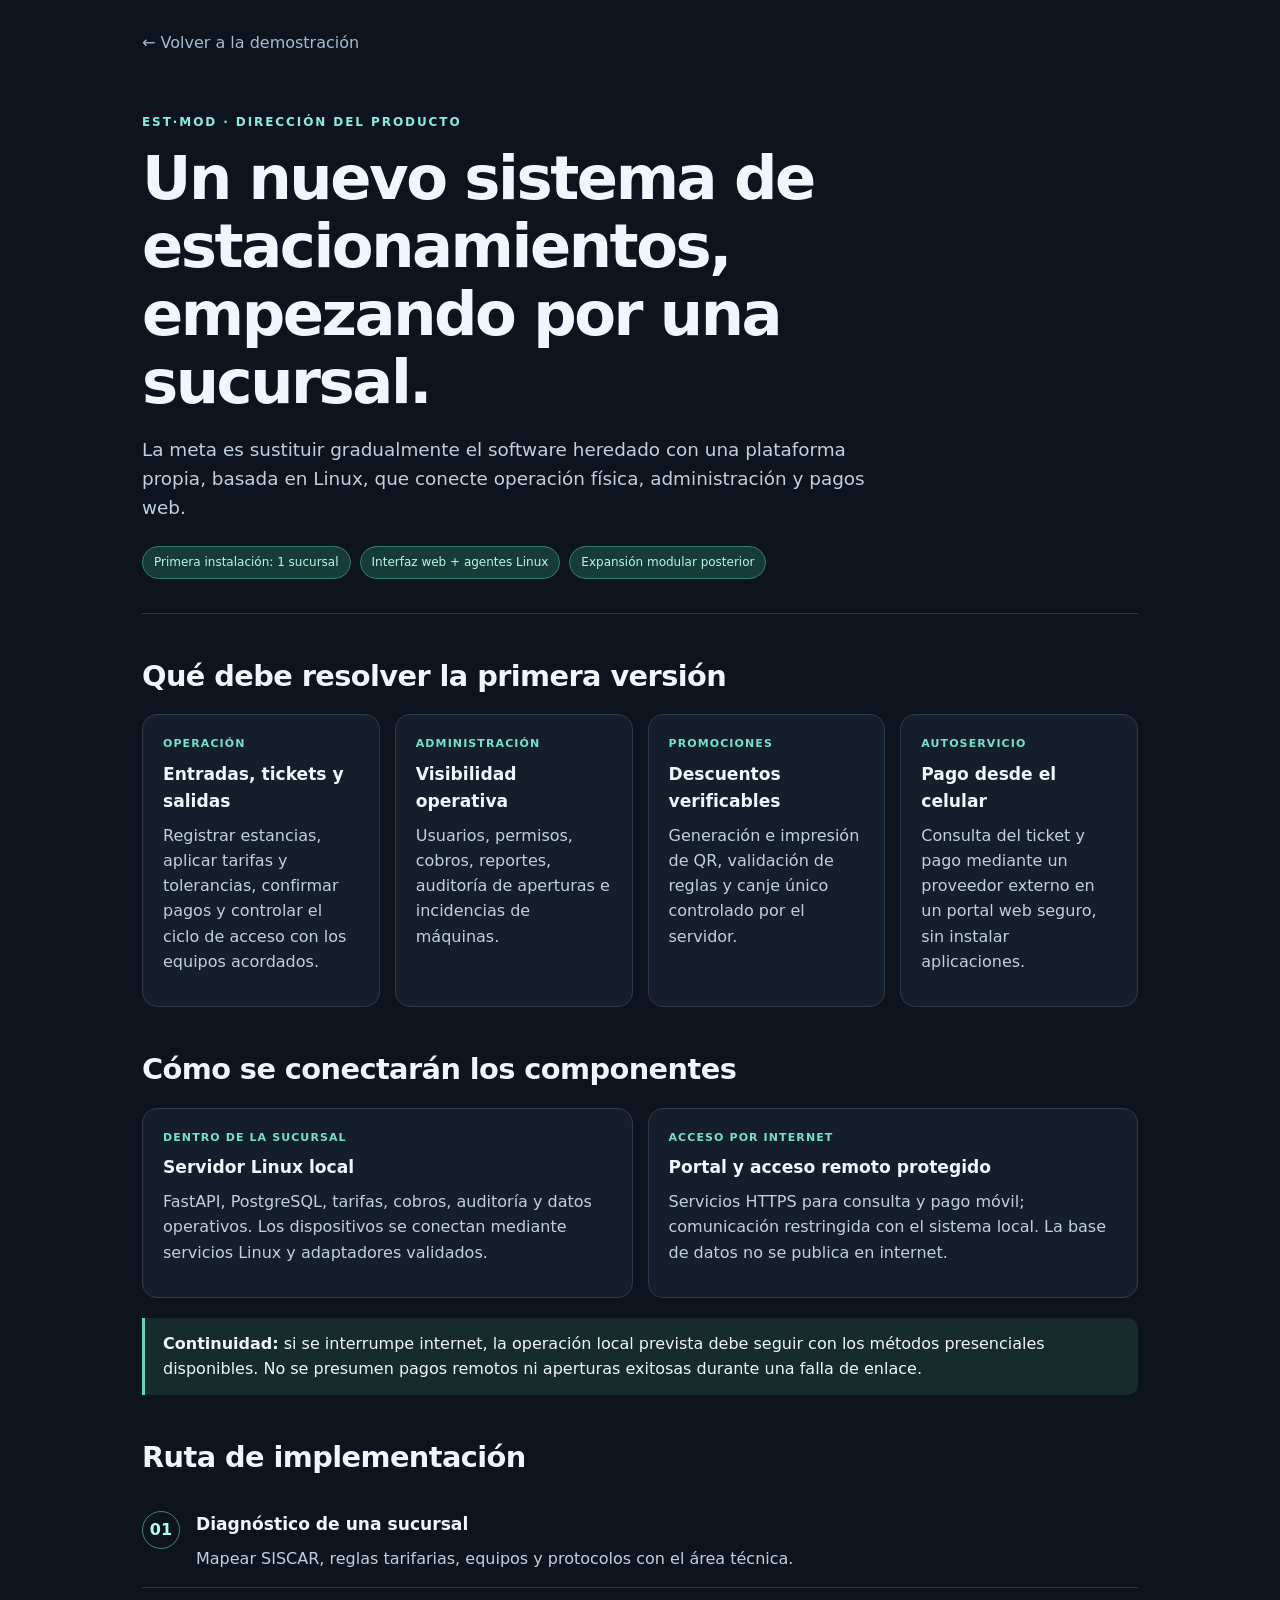
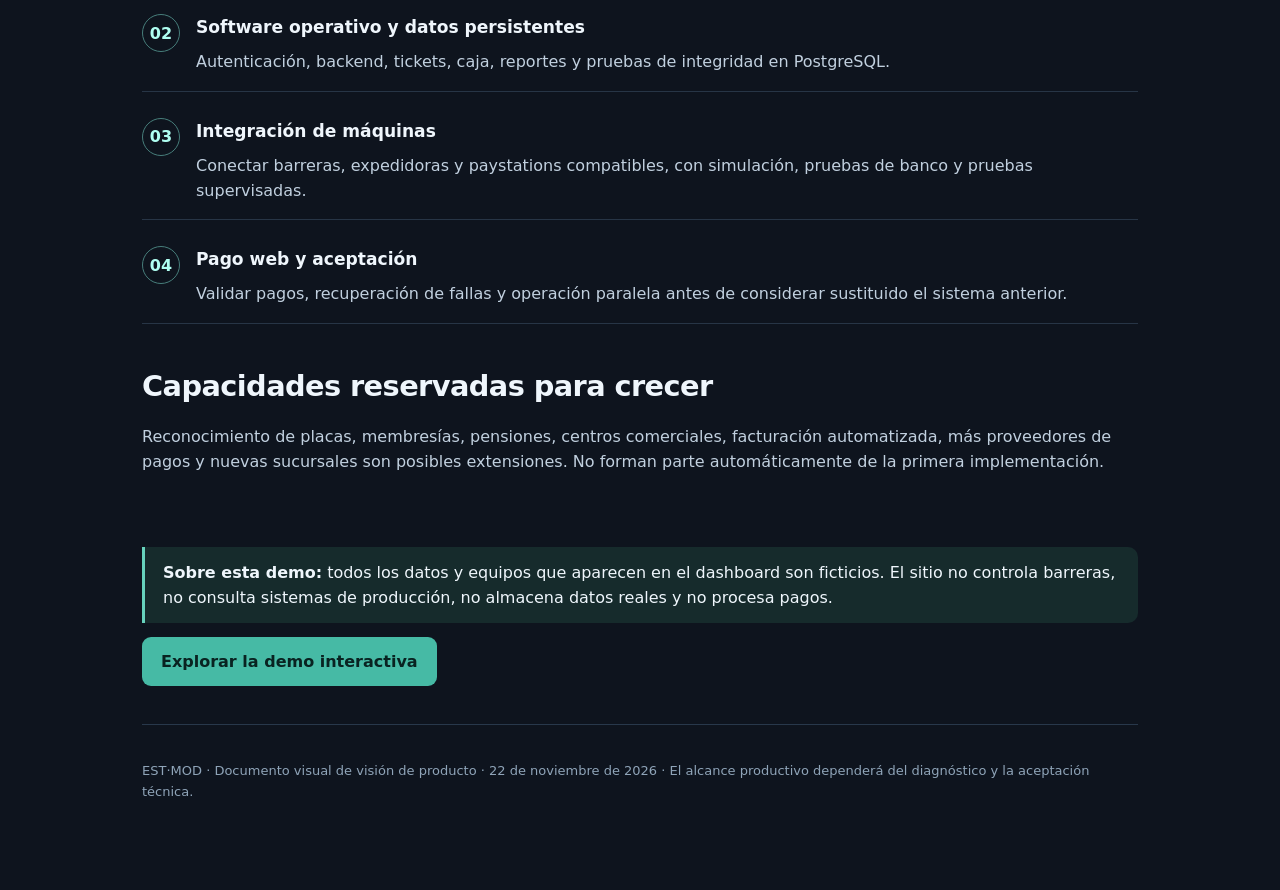
<file: vision.html>
<!doctype html>
<html lang="es"><head><meta charset="utf-8"><meta name="viewport" content="width=device-width,initial-scale=1"><meta name="color-scheme" content="dark"><title>EST·MOD | Visión y hoja de ruta</title>
<style>
:root{font-family:Inter,ui-sans-serif,system-ui,-apple-system,Segoe UI,sans-serif;color:#eff6fc;background:#0e141e}*{box-sizing:border-box}body{margin:0;line-height:1.58}a{color:#8bebe0}a:focus-visible{outline:2px solid #a4fff3;outline-offset:4px}.wrap{max-width:1040px;margin:auto;padding:30px 22px 88px}.back{text-decoration:none;display:inline-block;margin-bottom:30px;color:#a7bbcf}.eyebrow{text-transform:uppercase;letter-spacing:.16em;font-weight:700;font-size:12px;color:#8bebe0}.hero{padding:28px 0 34px;border-bottom:1px solid #28384b}h1{font-size:clamp(2rem,5vw,3.8rem);line-height:1.12;letter-spacing:-.04em;max-width:800px;margin:12px 0 18px}h2{font-size:clamp(1.3rem,2.8vw,1.8rem);letter-spacing:-.02em;margin:0 0 15px}h3{font-size:1.07rem;margin:0 0 8px}p{margin:0 0 12px;color:#c1d0df}.lead{font-size:1.15rem;max-width:770px}.hint{font-size:.92rem;color:#9cb1c6}.tags{display:flex;gap:9px;flex-wrap:wrap;margin:24px 0 0}.tag{background:#163c3a;border:1px solid #327e75;border-radius:999px;padding:6px 11px;font-size:12px;color:#bdf5e7}.section{padding-top:40px}.grid{display:grid;grid-template-columns:repeat(auto-fit,minmax(230px,1fr));gap:15px}.card{border:1px solid #2c3a4c;background:#151e2b;border-radius:15px;padding:20px}.card small{display:block;color:#77dfce;font-size:11px;letter-spacing:.1em;text-transform:uppercase;font-weight:800;margin-bottom:8px}.stack{display:grid;gap:10px}.step{display:flex;gap:16px;padding:16px 0;border-bottom:1px solid #273546}.num{flex:0 0 38px;height:38px;display:grid;place-items:center;border:1px solid #477e7b;border-radius:50%;color:#b0fff2;font-weight:700}.step p{margin:0}.aside{border-left:3px solid #67d2bd;padding:13px 18px;background:#162b2c;border-radius:0 10px 10px 0;margin-top:20px}.button{display:inline-block;background:#46baa5;color:#092321;text-decoration:none;border-radius:9px;padding:12px 19px;font-weight:800;margin-top:14px}.footer{padding-top:36px;border-top:1px solid #28384b;margin-top:38px;color:#8fa4b8;font-size:13px}@media(max-width:620px){.wrap{padding:21px 16px 70px}.hero{padding-top:12px}.step{gap:10px}}
</style></head>
<body><main class="wrap">
<a class="back" href="./">← Volver a la demostración</a>
<header class="hero"><div class="eyebrow">EST·MOD · Dirección del producto</div><h1>Un nuevo sistema de estacionamientos, empezando por una sucursal.</h1><p class="lead">La meta es sustituir gradualmente el software heredado con una plataforma propia, basada en Linux, que conecte operación física, administración y pagos web.</p><div class="tags"><span class="tag">Primera instalación: 1 sucursal</span><span class="tag">Interfaz web + agentes Linux</span><span class="tag">Expansión modular posterior</span></div></header>
<section class="section"><h2>Qué debe resolver la primera versión</h2><div class="grid">
<article class="card"><small>Operación</small><h3>Entradas, tickets y salidas</h3><p>Registrar estancias, aplicar tarifas y tolerancias, confirmar pagos y controlar el ciclo de acceso con los equipos acordados.</p></article>
<article class="card"><small>Administración</small><h3>Visibilidad operativa</h3><p>Usuarios, permisos, cobros, reportes, auditoría de aperturas e incidencias de máquinas.</p></article>
<article class="card"><small>Promociones</small><h3>Descuentos verificables</h3><p>Generación e impresión de QR, validación de reglas y canje único controlado por el servidor.</p></article>
<article class="card"><small>Autoservicio</small><h3>Pago desde el celular</h3><p>Consulta del ticket y pago mediante un proveedor externo en un portal web seguro, sin instalar aplicaciones.</p></article>
</div></section>
<section class="section"><h2>Cómo se conectarán los componentes</h2><div class="grid">
<article class="card"><small>Dentro de la sucursal</small><h3>Servidor Linux local</h3><p>FastAPI, PostgreSQL, tarifas, cobros, auditoría y datos operativos. Los dispositivos se conectan mediante servicios Linux y adaptadores validados.</p></article>
<article class="card"><small>Acceso por internet</small><h3>Portal y acceso remoto protegido</h3><p>Servicios HTTPS para consulta y pago móvil; comunicación restringida con el sistema local. La base de datos no se publica en internet.</p></article>
</div><div class="aside"><strong>Continuidad:</strong> si se interrumpe internet, la operación local prevista debe seguir con los métodos presenciales disponibles. No se presumen pagos remotos ni aperturas exitosas durante una falla de enlace.</div></section>
<section class="section"><h2>Ruta de implementación</h2><div class="stack">
<div class="step"><div class="num">01</div><div><h3>Diagnóstico de una sucursal</h3><p>Mapear SISCAR, reglas tarifarias, equipos y protocolos con el área técnica.</p></div></div>
<div class="step"><div class="num">02</div><div><h3>Software operativo y datos persistentes</h3><p>Autenticación, backend, tickets, caja, reportes y pruebas de integridad en PostgreSQL.</p></div></div>
<div class="step"><div class="num">03</div><div><h3>Integración de máquinas</h3><p>Conectar barreras, expedidoras y paystations compatibles, con simulación, pruebas de banco y pruebas supervisadas.</p></div></div>
<div class="step"><div class="num">04</div><div><h3>Pago web y aceptación</h3><p>Validar pagos, recuperación de fallas y operación paralela antes de considerar sustituido el sistema anterior.</p></div></div>
</div></section>
<section class="section"><h2>Capacidades reservadas para crecer</h2><p>Reconocimiento de placas, membresías, pensiones, centros comerciales, facturación automatizada, más proveedores de pagos y nuevas sucursales son posibles extensiones. No forman parte automáticamente de la primera implementación.</p></section>
<section class="section"><div class="aside"><strong>Sobre esta demo:</strong> todos los datos y equipos que aparecen en el dashboard son ficticios. El sitio no controla barreras, no consulta sistemas de producción, no almacena datos reales y no procesa pagos.</div><a class="button" href="./">Explorar la demo interactiva</a></section>
<footer class="footer">EST·MOD · Documento visual de visión de producto · 22 de noviembre de 2026 · El alcance productivo dependerá del diagnóstico y la aceptación técnica.</footer>
</main></body></html>
</file>
